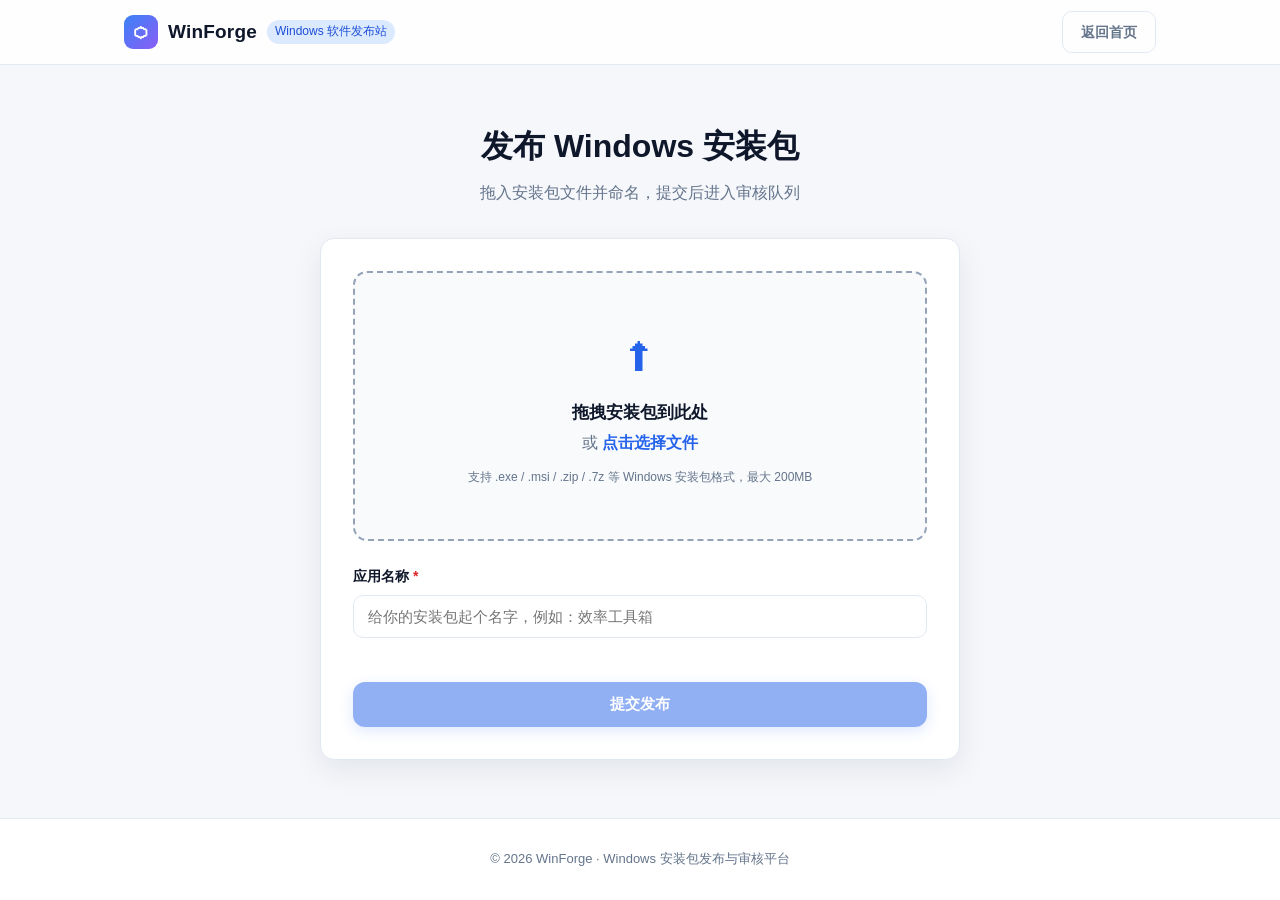
<file: static/publish.html>
<!DOCTYPE html>
<html lang="zh-CN">
<head>
<meta charset="UTF-8">
<meta name="viewport" content="width=device-width, initial-scale=1.0">
<title>发布安装包 · WinForge</title>
<link rel="stylesheet" href="/static/css/style.css">
</head>
<body>
<header class="nav">
  <div class="nav-inner">
    <a class="brand" href="/">
      <span class="brand-logo">⬡</span>
      <span class="brand-name">WinForge</span>
      <span class="brand-tag">Windows 软件发布站</span>
    </a>
    <a class="btn btn-ghost" href="/">返回首页</a>
  </div>
</header>

<main class="page publish-page">
  <div class="page-head">
    <h1>发布 Windows 安装包</h1>
    <p>拖入安装包文件并命名，提交后进入审核队列</p>
  </div>

  <div class="card publish-card">
    <!-- 拖拽上传区 -->
    <div id="drop-zone" class="drop-zone">
      <div class="drop-inner">
        <div class="drop-icon">⬆</div>
        <p class="drop-title">拖拽安装包到此处</p>
        <p class="drop-sub">或 <span class="link-like" id="browse-link">点击选择文件</span></p>
        <p class="drop-hint">支持 .exe / .msi / .zip / .7z 等 Windows 安装包格式，最大 200MB</p>
      </div>
      <input type="file" id="file-input" hidden>
    </div>

    <!-- 已选文件信息 -->
    <div id="file-info" class="file-info hidden">
      <div class="file-chip">
        <span class="file-icon">📦</span>
        <div class="file-meta">
          <div class="file-name" id="file-name">example.exe</div>
          <div class="file-size" id="file-size">0 KB</div>
        </div>
        <button class="file-remove" id="file-remove" title="移除文件">×</button>
      </div>
    </div>

    <!-- 命名 -->
    <div class="form-row">
      <label for="pkg-name">应用名称 <em>*</em></label>
      <input type="text" id="pkg-name" placeholder="给你的安装包起个名字，例如：效率工具箱" maxlength="50">
      <div class="field-msg" id="name-msg"></div>
    </div>

    <!-- 提交 -->
    <button class="btn btn-primary btn-lg btn-block" id="submit-btn" disabled>提交发布</button>
  </div>

  <!-- 发布结果 -->
  <div id="result-card" class="card result-card hidden">
    <div class="result-icon">⏳</div>
    <h2>发布成功，等待审核</h2>
    <p id="result-text">你的安装包已进入审核队列，管理员审核通过后将自动上线。</p>
    <div class="result-status">
      <span class="badge badge-pending">审核中</span>
    </div>
    <div class="result-actions">
      <a class="btn btn-primary" href="/">返回首页</a>
      <button class="btn btn-ghost" id="publish-again">再发布一个</button>
    </div>
  </div>
</main>

<footer class="footer"><p>© 2026 WinForge · Windows 安装包发布与审核平台</p></footer>

<script>
const dropZone = document.getElementById('drop-zone');
const fileInput = document.getElementById('file-input');
const fileInfo = document.getElementById('file-info');
const fileNameEl = document.getElementById('file-name');
const fileSizeEl = document.getElementById('file-size');
const nameInput = document.getElementById('pkg-name');
const nameMsg = document.getElementById('name-msg');
const submitBtn = document.getElementById('submit-btn');
const resultCard = document.getElementById('result-card');
const resultText = document.getElementById('result-text');
const publishCard = document.querySelector('.publish-card');

let selectedFile = null;
const MAX_SIZE = 200 * 1024 * 1024;
const BAD_PATTERN = /傻逼|煞笔|妈的|操你|草你|去死|贱人|婊子|狗娘养的|王八蛋|混蛋|他妈|你妈|滚蛋|脑残|智障|白痴|废物|垃圾|丑八怪|不要脸|变态|人渣|败类|畜牲|杂种|野种|fuck|shit|bitch|asshole|damn|cnm|nmd|sb\b|tmd/i;

function fmtSize(bytes) {
  if (!bytes) return '0 KB';
  if (bytes < 1024) return bytes + ' B';
  if (bytes < 1024*1024) return (bytes/1024).toFixed(1) + ' KB';
  return (bytes/1024/1024).toFixed(2) + ' MB';
}

function showMsg(el, text, ok) {
  el.textContent = text || '';
  el.className = 'field-msg' + (text ? (ok ? ' ok' : ' err') : '');
}

function resetFile() {
  selectedFile = null;
  fileInfo.classList.add('hidden');
  fileInput.value = '';
  dropZone.classList.remove('has-file');
  updateSubmit();
}

function onFilePicked(f) {
  if (!f) return;
  if (!/\.(exe|msi|zip|7z|rar|appx|msix|bat|cmd|sb3|apk|dmg|bin)$/i.test(f.name)) {
    alert('暂不支持该文件类型，请上传 Windows 安装包（.exe/.msi/.zip 等）');
    return;
  }
  if (f.size > MAX_SIZE) {
    alert('文件超过 200MB 上限');
    return;
  }
  selectedFile = f;
  fileNameEl.textContent = f.name;
  fileSizeEl.textContent = fmtSize(f.size);
  fileInfo.classList.remove('hidden');
  dropZone.classList.add('has-file');
  updateSubmit();
}

async function validateName() {
  const name = nameInput.value.trim();
  if (!name) { showMsg(nameMsg, ''); updateSubmit(); return; }
  if (BAD_PATTERN.test(name)) { showMsg(nameMsg, '名字包含不当词汇，请换个文明的名字', false); updateSubmit(); return; }
  try {
    const r = await fetch('/api/check_name', { method: 'POST', headers: {'Content-Type':'application/json'}, body: JSON.stringify({name}) });
    const data = await r.json();
    if (data.clean) { showMsg(nameMsg, '✓ 名字可用', true); }
    else { showMsg(nameMsg, data.message || '名字包含不当词汇', false); }
  } catch(e) { showMsg(nameMsg, ''); }
  updateSubmit();
}

function updateSubmit() {
  const name = nameInput.value.trim();
  const clean = name && !BAD_PATTERN.test(name);
  submitBtn.disabled = !(clean && selectedFile);
}

// 事件绑定
dropZone.addEventListener('dragover', e => { e.preventDefault(); dropZone.classList.add('drag-over'); });
dropZone.addEventListener('dragleave', () => dropZone.classList.remove('drag-over'));
dropZone.addEventListener('drop', e => {
  e.preventDefault(); dropZone.classList.remove('drag-over');
  if (e.dataTransfer.files.length) onFilePicked(e.dataTransfer.files[0]);
});
document.getElementById('browse-link').addEventListener('click', () => fileInput.click());
dropZone.addEventListener('click', e => { if (e.target.id !== 'browse-link') fileInput.click(); });
fileInput.addEventListener('change', () => onFilePicked(fileInput.files[0]));
document.getElementById('file-remove').addEventListener('click', resetFile);
nameInput.addEventListener('input', () => { validateName(); });

submitBtn.addEventListener('click', async () => {
  if (submitBtn.disabled) return;
  const name = nameInput.value.trim();
  if (!name) { showMsg(nameMsg, '请先为安装包起个名字', false); return; }
  if (BAD_PATTERN.test(name)) { showMsg(nameMsg, '名字包含不当词汇，请换个文明的名字', false); return; }
  if (!selectedFile) { alert('请选择要发布的文件'); return; }

  submitBtn.disabled = true;
  submitBtn.textContent = '提交中…';
  const fd = new FormData();
  fd.append('name', name);
  fd.append('file', selectedFile);
  try {
    const r = await fetch('/api/publish', { method: 'POST', body: fd });
    const data = await r.json();
    if (data.ok) {
      publishCard.classList.add('hidden');
      resultCard.classList.remove('hidden');
      resultText.textContent = `《${name}》已进入审核队列，管理员审核通过后将自动上线。`;
    } else {
      alert(data.error || '发布失败，请重试');
      submitBtn.disabled = false;
      submitBtn.textContent = '提交发布';
    }
  } catch(e) {
    alert('网络错误，请重试');
    submitBtn.disabled = false;
    submitBtn.textContent = '提交发布';
  }
});

document.getElementById('publish-again').addEventListener('click', () => {
  resultCard.classList.add('hidden');
  publishCard.classList.remove('hidden');
  nameInput.value = '';
  resetFile();
  showMsg(nameMsg, '');
});
</script>
</body>
</html>
</file>
<file: static/css/style.css>
:root {
  --primary: #2563eb;
  --primary-dark: #1d4ed8;
  --primary-light: #dbeafe;
  --bg: #f5f7fb;
  --card: #ffffff;
  --text: #0f172a;
  --text-2: #64748b;
  --border: #e2e8f0;
  --success: #16a34a;
  --success-bg: #dcfce7;
  --warn: #d97706;
  --warn-bg: #fef3c7;
  --danger: #dc2626;
  --radius: 14px;
  --shadow: 0 10px 30px rgba(15, 23, 42, .08);
}

* { margin: 0; padding: 0; box-sizing: border-box; }
html { scroll-behavior: smooth; }
body {
  font-family: "Segoe UI", "Microsoft YaHei", "PingFang SC", "Helvetica Neue", Arial, sans-serif;
  background: var(--bg);
  color: var(--text);
  line-height: 1.6;
  min-height: 100vh;
  display: flex;
  flex-direction: column;
}
a { text-decoration: none; color: inherit; }
.hidden { display: none !important; }

/* 导航栏 */
.nav {
  position: sticky; top: 0; z-index: 100;
  background: rgba(255,255,255,.85);
  backdrop-filter: blur(12px);
  border-bottom: 1px solid var(--border);
}
.nav-inner {
  max-width: 1080px; margin: 0 auto; padding: 0 24px;
  height: 64px; display: flex; align-items: center; justify-content: space-between;
}
.brand { display: flex; align-items: center; gap: 10px; }
.brand-logo {
  width: 34px; height: 34px; border-radius: 9px;
  background: linear-gradient(135deg, #3b82f6, #8b5cf6);
  color: #fff; display: inline-flex; align-items: center; justify-content: center;
  font-size: 18px; font-weight: 700;
}
.brand-name { font-size: 19px; font-weight: 700; letter-spacing: .2px; }
.brand-tag { font-size: 12px; color: var(--text-2); background: var(--primary-light); color: var(--primary-dark); padding: 2px 8px; border-radius: 20px; }

/* 按钮 */
.btn {
  display: inline-flex; align-items: center; justify-content: center; gap: 6px;
  border: none; cursor: pointer; font-size: 14px; font-weight: 600;
  padding: 9px 18px; border-radius: 10px; transition: all .2s ease;
}
.btn:disabled { opacity: .5; cursor: not-allowed; }
.btn-primary { background: var(--primary); color: #fff; box-shadow: 0 4px 14px rgba(37,99,235,.3); }
.btn-primary:hover:not(:disabled) { background: var(--primary-dark); transform: translateY(-1px); }
.btn-ghost { background: transparent; color: var(--text-2); border: 1px solid var(--border); }
.btn-ghost:hover { background: var(--bg); color: var(--text); border-color: #cbd5e1; }
.btn-lg { padding: 13px 26px; font-size: 15px; border-radius: 12px; }
.btn-sm { padding: 5px 12px; font-size: 12.5px; border-radius: 8px; }
.btn-block { width: 100%; }
.btn-publish { margin-left: auto; }

/* 首页 Hero */
.hero { position: relative; overflow: hidden; text-align: center; padding: 90px 24px 130px; }
.hero-bg {
  position: absolute; inset: 0; z-index: -1;
  background: radial-gradient(800px 400px at 20% 0%, rgba(59,130,246,.15), transparent 60%),
              radial-gradient(700px 400px at 80% 10%, rgba(139,92,246,.13), transparent 60%);
}
.hero-content h1 { font-size: 44px; font-weight: 800; letter-spacing: -.5px; margin-bottom: 14px; }
.hero-content p { font-size: 17px; color: var(--text-2); margin-bottom: 34px; }
.hero-actions { display: flex; gap: 14px; justify-content: center; }
.stats {
  position: absolute; left: 50%; bottom: -55px; transform: translateX(-50%);
  display: flex; gap: 0; background: var(--card); border-radius: var(--radius);
  box-shadow: var(--shadow); border: 1px solid var(--border); overflow: hidden;
}
.stat { padding: 22px 38px; text-align: center; border-right: 1px solid var(--border); }
.stat:last-child { border-right: none; }
.stat .num { font-size: 30px; font-weight: 800; color: var(--primary); }
.stat .label { font-size: 13px; color: var(--text-2); margin-top: 4px; }

/* 区块 */
.section { padding: 110px 24px 70px; max-width: 1080px; margin: 0 auto; }
.section-dark { background: #eef2ff; border-radius: 0; max-width: none; padding-left: 24px; padding-right: 24px; }
.section-title { text-align: center; margin-bottom: 44px; }
.section-title h2 { font-size: 30px; font-weight: 800; }
.section-title p { color: var(--text-2); margin-top: 8px; }

.steps { display: grid; grid-template-columns: repeat(3, 1fr); gap: 24px; }
.step { background: var(--card); border: 1px solid var(--border); border-radius: var(--radius); padding: 30px 26px; position: relative; box-shadow: 0 4px 12px rgba(15,23,42,.04); }
.step-no {
  width: 38px; height: 38px; border-radius: 50%;
  background: linear-gradient(135deg, #3b82f6, #8b5cf6); color: #fff;
  display: flex; align-items: center; justify-content: center; font-weight: 700; margin-bottom: 16px;
}
.step h3 { font-size: 17px; margin-bottom: 8px; }
.step p { color: var(--text-2); font-size: 14px; }

.features { display: grid; grid-template-columns: repeat(3, 1fr); gap: 24px; max-width: 1080px; margin: 0 auto; }
.feature { text-align: center; padding: 26px; }
.feature .icon { font-size: 36px; margin-bottom: 12px; }
.feature h3 { font-size: 17px; margin-bottom: 8px; }
.feature p { color: var(--text-2); font-size: 14px; }

/* 页面 */
.page { flex: 1; max-width: 900px; margin: 0 auto; padding: 56px 24px; width: 100%; }
.page-head { text-align: center; margin-bottom: 32px; }
.page-head h1 { font-size: 32px; font-weight: 800; }
.page-head p { color: var(--text-2); margin-top: 8px; }

.card { background: var(--card); border: 1px solid var(--border); border-radius: var(--radius); box-shadow: var(--shadow); padding: 32px; }
.publish-card { max-width: 640px; margin: 0 auto; }
.publish-page { max-width: 720px; }

/* 拖拽区 */
.drop-zone {
  border: 2px dashed #94a3b8; border-radius: var(--radius);
  background: #f8fafc; text-align: center; padding: 52px 20px;
  cursor: pointer; transition: all .2s ease; margin-bottom: 24px;
}
.drop-zone:hover, .drop-zone.drag-over { border-color: var(--primary); background: var(--primary-light); }
.drop-zone.has-file { border-color: var(--success); background: var(--success-bg); }
.drop-icon { font-size: 40px; margin-bottom: 10px; color: var(--primary); }
.drop-title { font-size: 17px; font-weight: 600; }
.drop-sub { color: var(--text-2); margin-top: 4px; }
.link-like { color: var(--primary); font-weight: 600; cursor: pointer; }
.drop-hint { font-size: 12px; color: var(--text-2); margin-top: 12px; }

.file-info { margin-bottom: 24px; }
.file-chip { display: flex; align-items: center; gap: 12px; background: var(--bg); border: 1px solid var(--border); border-radius: 10px; padding: 12px 16px; }
.file-icon { font-size: 24px; }
.file-meta { flex: 1; }
.file-name { font-weight: 600; word-break: break-all; }
.file-size { font-size: 12px; color: var(--text-2); }
.file-remove { border: none; background: transparent; color: var(--text-2); font-size: 20px; cursor: pointer; padding: 0 6px; }
.file-remove:hover { color: var(--danger); }

/* 表单 */
.form-row { margin-bottom: 20px; }
.form-row label { display: block; font-weight: 600; margin-bottom: 8px; font-size: 14px; }
.form-row label em { color: var(--danger); font-style: normal; }
.form-row input[type="text"], .form-row input[type="password"] {
  width: 100%; padding: 12px 14px; border: 1px solid var(--border); border-radius: 10px;
  font-size: 15px; outline: none; transition: border-color .2s, box-shadow .2s;
}
.form-row input:focus { border-color: var(--primary); box-shadow: 0 0 0 3px rgba(37,99,235,.12); }
.field-msg { font-size: 13px; margin-top: 6px; min-height: 18px; }
.field-msg.ok { color: var(--success); }
.field-msg.err { color: var(--danger); }

/* 结果卡 */
.result-card { max-width: 560px; margin: 0 auto; text-align: center; }
.result-icon { font-size: 48px; margin-bottom: 10px; }
.result-card h2 { margin-bottom: 10px; }
.result-card p { color: var(--text-2); margin-bottom: 18px; }
.result-status { margin-bottom: 22px; }
.result-actions { display: flex; gap: 12px; justify-content: center; }

/* 徽章 */
.badge { display: inline-block; padding: 3px 12px; border-radius: 20px; font-size: 12.5px; font-weight: 600; }
.badge-pending { background: var(--warn-bg); color: var(--warn); }
.badge-approved { background: var(--success-bg); color: var(--success); }

/* 管理后台 */
.admin-page { max-width: 1080px; }
.login-card { max-width: 420px; margin: 40px auto; text-align: center; }
.login-icon { font-size: 42px; margin-bottom: 8px; }
.login-card h1 { font-size: 26px; margin-bottom: 4px; }
.login-sub { color: var(--text-2); font-size: 14px; margin-bottom: 22px; }
.admin-chip { display: inline-block; background: var(--primary-light); color: var(--primary-dark); font-size: 12.5px; font-weight: 600; padding: 4px 12px; border-radius: 20px; margin-right: 10px; }

.admin-toolbar { display: flex; align-items: center; justify-content: space-between; margin-bottom: 20px; }
.tabs { display: flex; gap: 6px; }
.tab { border: 1px solid var(--border); background: var(--card); padding: 7px 16px; border-radius: 8px; font-size: 13.5px; font-weight: 600; color: var(--text-2); cursor: pointer; transition: all .2s; }
.tab.active { background: var(--primary); color: #fff; border-color: var(--primary); }
.tab:hover:not(.active) { border-color: var(--primary); color: var(--primary); }

.table-wrap { background: var(--card); border: 1px solid var(--border); border-radius: var(--radius); box-shadow: var(--shadow); overflow: hidden; }
.data-table { width: 100%; border-collapse: collapse; font-size: 14px; }
.data-table th { background: #f8fafc; text-align: left; padding: 13px 16px; font-size: 13px; color: var(--text-2); border-bottom: 1px solid var(--border); white-space: nowrap; }
.data-table td { padding: 14px 16px; border-bottom: 1px solid var(--border); vertical-align: top; }
.data-table tr:last-child td { border-bottom: none; }
.data-table tr:hover td { background: #f8fafc; }
.rec-name { font-weight: 600; max-width: 180px; word-break: break-all; }
.rec-file { max-width: 240px; word-break: break-all; color: var(--text-2); font-size: 13px; }
.rec-file .sub { font-size: 12px; color: #94a3b8; margin-top: 2px; }
.rec-actions { white-space: nowrap; }
.empty-tip { padding: 46px; text-align: center; color: var(--text-2); }

.footer { text-align: center; padding: 30px 24px; color: var(--text-2); font-size: 13px; border-top: 1px solid var(--border); background: #fff; }

@media (max-width: 720px) {
  .steps, .features { grid-template-columns: 1fr; }
  .stats { position: static; transform: none; margin-top: 40px; }
  .stat { padding: 16px 20px; }
  .hero { padding: 60px 20px 40px; }
  .hero-content h1 { font-size: 32px; }
  .admin-toolbar { flex-direction: column; gap: 12px; align-items: flex-start; }
}
</file>
